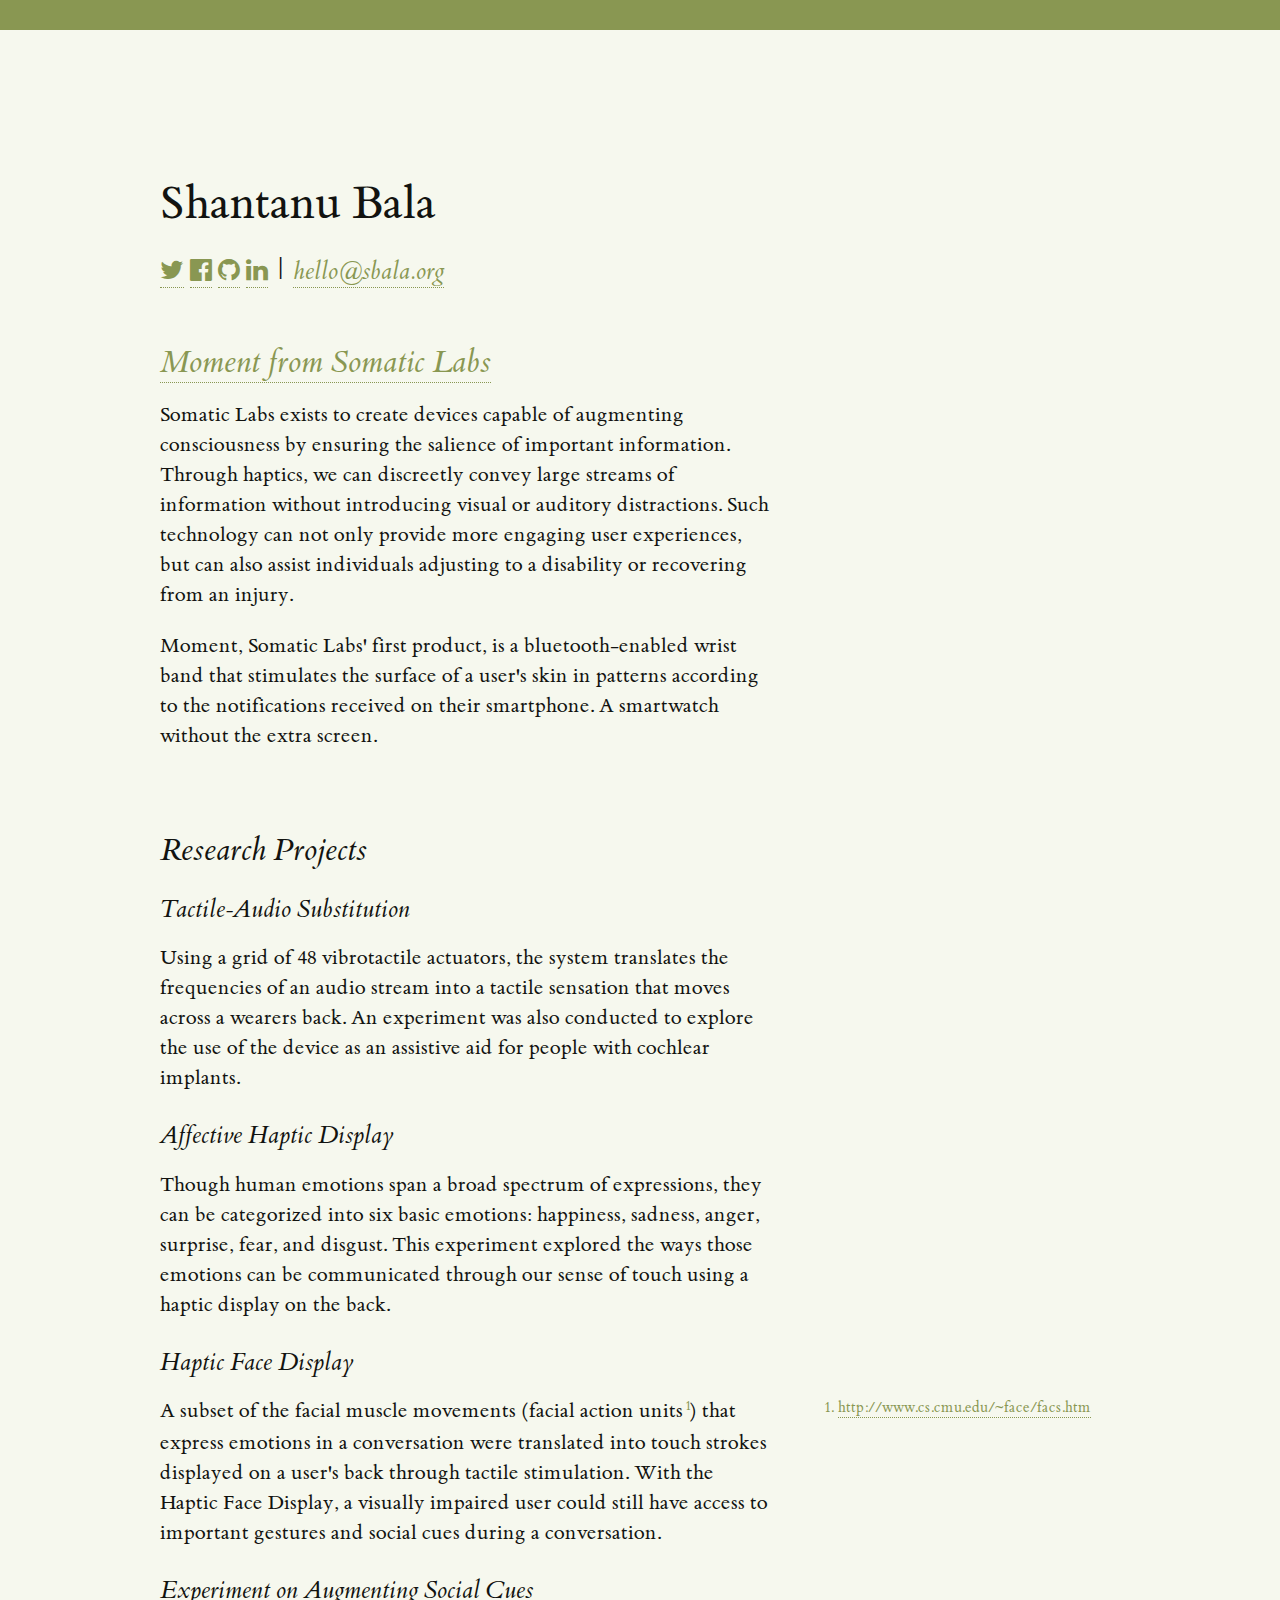
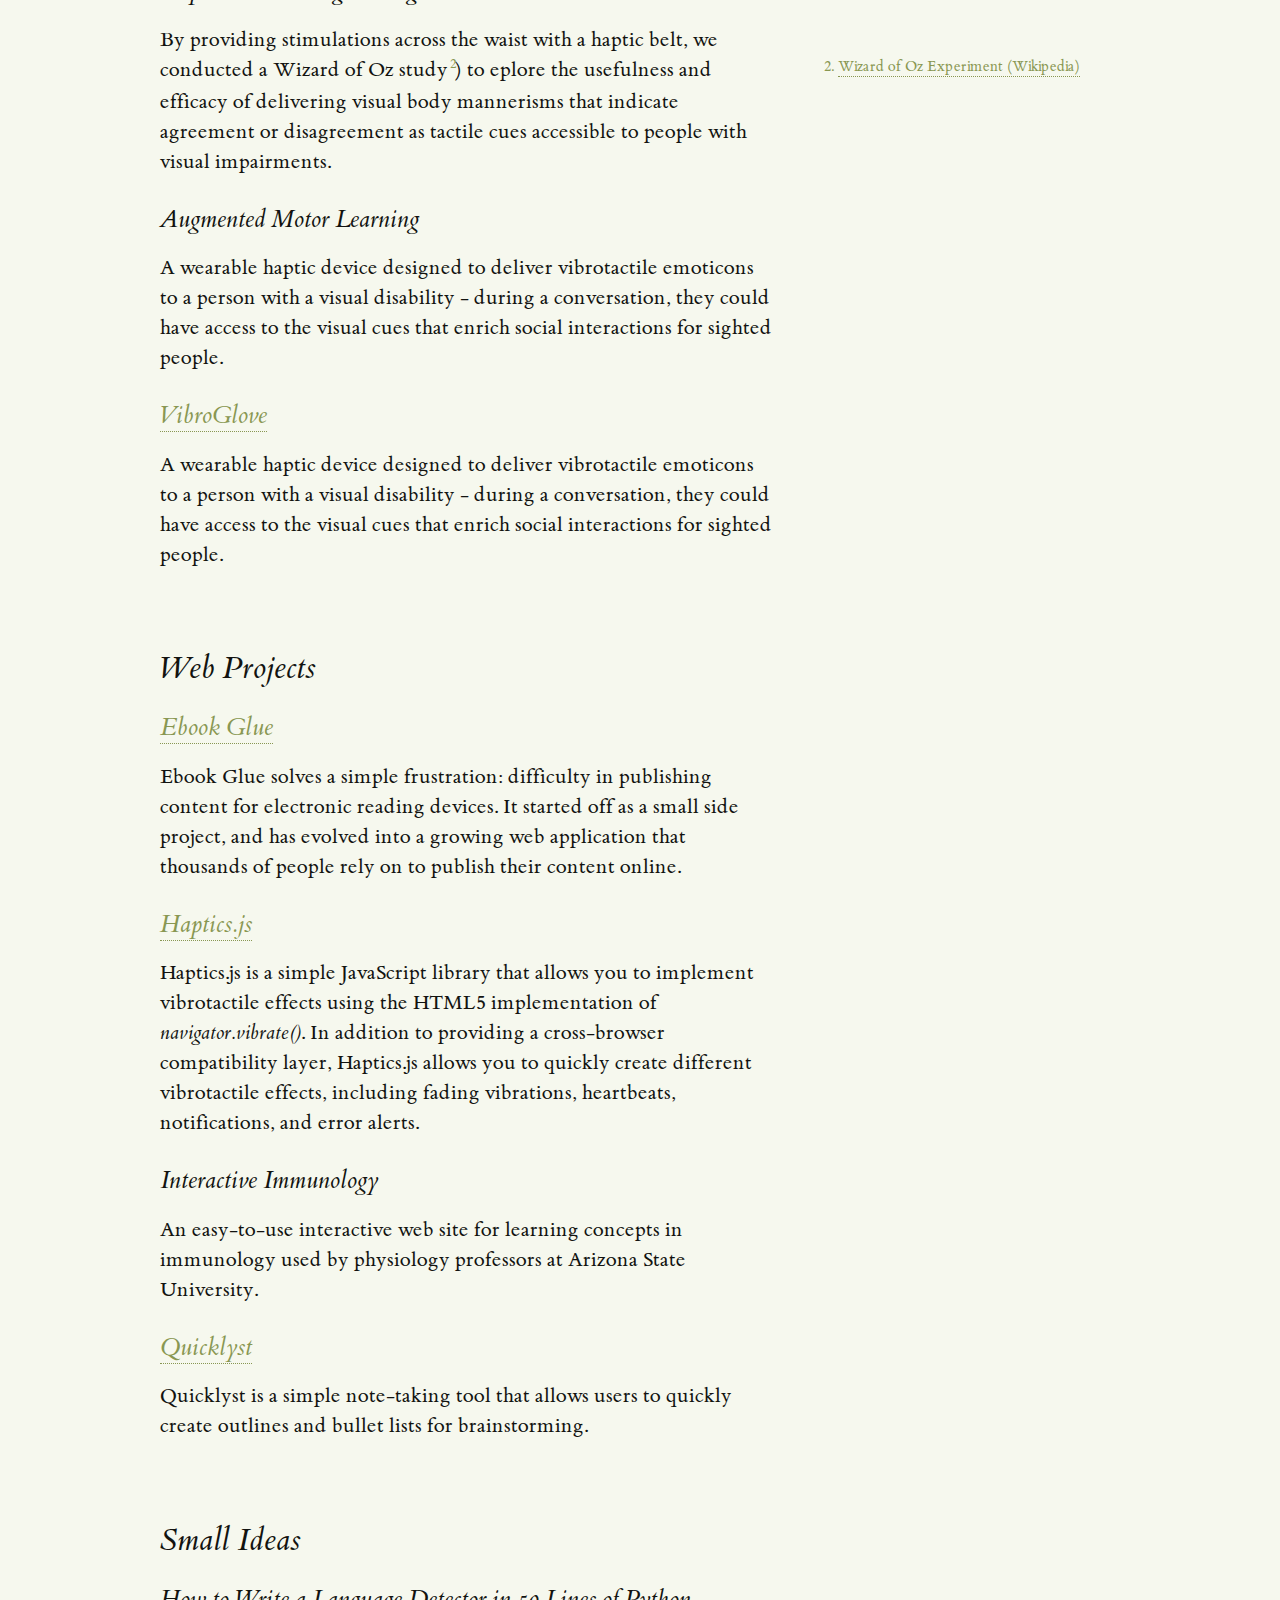
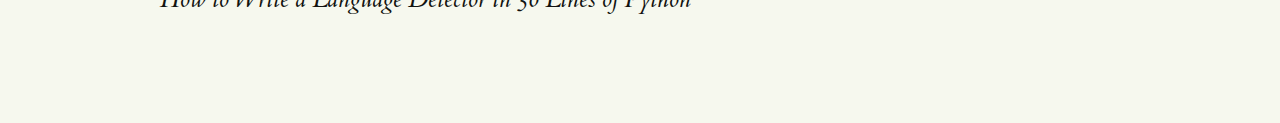
<file: index.html>
<!doctype html>
<html class="no-js" lang="">
    <head>
        <meta charset="utf-8">
        <meta http-equiv="X-UA-Compatible" content="IE=edge,chrome=1">
        <title>Shantanu Bala</title>
        <meta name="description" content="Shantanu Bala designs and prototypes new computer interfaces with the goal of modifying and augmenting conscious experience.">
        <meta name="viewport" content="width=device-width, initial-scale=1">
        <link rel="apple-touch-icon" href="apple-touch-icon.png">

        <link rel="stylesheet" href="/css/normalize.min.css">
        <link rel="stylesheet" href="/css/font-awesome.min.css">
        <link rel="stylesheet" href="/css/main.css">

        <!--[if lt IE 9]>
            <script src="js/vendor/html5-3.6-respond-1.4.2.min.js"></script>
        <![endif]-->
    </head>
    <body>
        <!--[if lt IE 8]>
            <p class="browserupgrade">You are using an <strong>outdated</strong> browser. Please <a href="http://browsehappy.com/">upgrade your browser</a> to improve your experience.</p>
        <![endif]-->

        <article>
            <section>
                <h1 id="name">Shantanu Bala</h1>
                <h3 id="email"><a href="https://twitter.com/shantanubala"><span class="fa fa-twitter"></span></a> <a href="https://www.facebook.com/shantanu.bala"><span class="fa fa-facebook-official"></span></a> <a href="https://github.com/shantanubala/"><span class="fa fa-github"></span></a> <a href="https://www.linkedin.com/pub/shantanu-bala/70/419/135"><span class="fa fa-linkedin"></span></a> | <a href="mailto:hello@sbala.org">hello@sbala.org</a></h3>
            </section>
            <section>
                <h2><a href="https://wearmoment.com/">Moment from Somatic Labs</a></h2>
                <p>Somatic Labs exists to create devices capable of augmenting consciousness by ensuring the salience of important information. Through haptics, we can discreetly convey large streams of information without introducing visual or auditory distractions. Such technology can not only provide more engaging user experiences, but can also assist individuals adjusting to a disability or recovering from an injury.</p>
                <p>Moment, Somatic Labs' first product, is a bluetooth-enabled wrist band that stimulates the surface of a user's skin in patterns according to the notifications received on their smartphone. A smartwatch without the extra screen.</p>
            </section>
            <section>
                <h2>Research Projects</h2>
                <h3>Tactile-Audio Substitution</h3>
                <p>Using a grid of 48 vibrotactile actuators, the system translates the frequencies of an audio stream into a tactile sensation that moves across a wearers back. An experiment was also conducted to explore the use of the device as an assistive aid for people with cochlear implants.</p>
                <h3>Affective Haptic Display</h3>
                <p>Though human emotions span a broad spectrum of expressions, they can be categorized into six basic emotions: happiness, sadness, anger, surprise, fear, and disgust. This experiment explored the ways those emotions can be communicated through our sense of touch using a haptic display on the back.</p>
                <h3>Haptic Face Display</h3>
                <p>A subset of the facial muscle movements (facial action units<label for="sn-facs-explanation" class="margin-toggle sidenote-number"></label><input id="sn-facs-explanation" class="margin-toggle" type="checkbox">) <span class="sidenote"><a href="http://www.cs.cmu.edu/~face/facs.htm">http://www.cs.cmu.edu/~face/facs.htm</a></span> that express emotions in a conversation were translated into touch strokes displayed on a user's back through tactile stimulation. With the Haptic Face Display, a visually impaired user could still have access to important gestures and social cues during a conversation.</p>
                <h3>Experiment on Augmenting Social Cues</h3>
                <p>By providing stimulations across the waist with a haptic belt, we conducted a Wizard of Oz study<label for="sn-wizardoz-explanation" class="margin-toggle sidenote-number"></label><input id="sn-wizardoz-explanation" class="margin-toggle" type="checkbox">) <span class="sidenote"><a href="https://en.wikipedia.org/wiki/Wizard_of_Oz_experiment">Wizard of Oz Experiment (Wikipedia)</a></span> to eplore the usefulness and efficacy of delivering visual body mannerisms that indicate agreement or disagreement as tactile cues accessible to people with visual impairments.</p>
                <h3>Augmented Motor Learning</h3>
                <p>A wearable haptic device designed to deliver vibrotactile emoticons to a person with a visual disability - during a conversation, they could have access to the visual cues that enrich social interactions for sighted people.</p>
                <h3><a href="/projects/vibroglove">VibroGlove</a></h3>
                <p>A wearable haptic device designed to deliver vibrotactile emoticons to a person with a visual disability - during a conversation, they could have access to the visual cues that enrich social interactions for sighted people.</p>
            </section>
            <section>
                <h2>Web Projects</h2>
                <h3><a href="https://ebookglue.com">Ebook Glue</a></h3>
                <p>Ebook Glue solves a simple frustration: difficulty in publishing content for electronic reading devices. It started off as a small side project, and has evolved into a growing web application that thousands of people rely on to publish their content online.</p>
                <h3><a href="http://www.hapticsjs.org/">Haptics.js</a></h3>
                <p>Haptics.js is a simple JavaScript library that allows you to implement vibrotactile effects using the HTML5 implementation of <em>navigator.vibrate()</em>. In addition to providing a cross-browser compatibility layer, Haptics.js allows you to quickly create different vibrotactile effects, including fading vibrations, heartbeats, notifications, and error alerts.</p>
                <h3>Interactive Immunology</h3>
                <p>An easy-to-use interactive web site for learning concepts in immunology used by physiology professors at Arizona State University.</p>
                <h3><a href="http://quicklyst.com/">Quicklyst</a></h3>
                <p>Quicklyst is a simple note-taking tool that allows users to quickly create outlines and bullet lists for brainstorming.</p>
            </section>
            <section>
                <h2>Small Ideas</h2>
                <h3>How to Write a Language Detector in 50 Lines of Python</h3>
                <p></p>
            </section>
        </article>

        <script src="js/main.js"></script>
    </body>
</html>
</file>
<file: css/main.css>
/*! HTML5 Boilerplate v5.0 | MIT License | http://h5bp.com/ */

html {
    color: #222;
    font-size: 1em;
    line-height: 1.4;
}

::-moz-selection {
    background: #b3d4fc;
    text-shadow: none;
}

::selection {
    background: #b3d4fc;
    text-shadow: none;
}

hr {
    display: block;
    height: 1px;
    border: 0;
    border-top: 1px solid #899752;
    margin: 1em 0;
    padding: 0;
}

audio,
canvas,
iframe,
img,
svg,
video {
    vertical-align: middle;
}

fieldset {
    border: 0;
    margin: 0;
    padding: 0;
}

textarea {
    resize: vertical;
}

.browserupgrade {
    margin: 0.2em 0;
    background: #ccc;
    color: #000;
    padding: 0.2em 0;
}


/* ==========================================================================
   Author's custom styles
   ========================================================================== */

@font-face { font-family: ETBembo;
             src: url("/fonts/ETBembo-RomanLF.ttf"); }
@font-face { font-family: ETBembo;
             src: url("/fonts/ETBembo-DisplayItalic.ttf");
             font-weight: normal;
             font-style: italic; }

html { font-size: 15px; border-top: #899752 2em solid;}

body { width: 87.5%;
       margin-left: auto;
       margin-right: auto;
       padding-left: 12.5%;
       font-family: ETBembo, Palatino, "Palatino Linotype", "Palatino LT STD", "Book Antiqua", Georgia, serif;
       background-color: #F6F8EE;
       color: #121310;
       max-width: 1400px;
       counter-reset: sidenote-counter; }

h1 { font-weight: 400;
     margin-top: 4rem;
     margin-bottom: 1.5rem;
     font-size: 3.2rem;
     line-height: 1; }

h2 { font-style: italic;
     font-weight: 400;
     margin-top: 2.1rem;
     margin-bottom: 0;
     font-size: 2.2rem;
     line-height: 1; }

h3 { font-style: italic;
     font-weight: 400;
     font-size: 1.7rem;
     margin-top: 2rem;
     margin-bottom: 0;
     line-height: 1; }

p.subtitle { font-style: italic;
             margin-top: 1rem;
             margin-bottom: 1rem;
             font-size: 1.8rem;
             display: block;
             line-height: 1; }

table { width: 98%;
        clear: left;
        text-align: right;
        font-size: 1.2rem;
        line-height: 1.4;
        margin: 1.4rem 1%;
        border-collapse: separate;
        border-spacing: 0 5px;
        -webkit-font-feature-settings: 'tnum'; /* This is technically redundant */
        -moz-font-feature-settings: 'tnum';
        -ms-font-feature-settings: 'tnum'; }

thead th { border-bottom: 1px solid #AAAAAA;
           font-weight: 400;
           border-collapse: separate;
           border-spacing: 5px 5px; }

td.text { text-align: left; }

span.table-label { padding-top: 8px; } /* to maintain height relative to table header row */

table.booktabs { width: auto;
                 margin: 0 auto;
                 border-spacing: 0px;
                 border-top: 2px solid #333333;
                 border-bottom: 2px solid #333333; }

.booktabs th { border-bottom: 1px solid #333333;
               padding: 0.65ex 0.5em 0.4ex 0.5em;
               font-weight: normal;
               text-align: center; }

.booktabs th.cmid { border-bottom: 1px solid #666666; }

.booktabs th.nocmid { border-bottom: none; }

.booktabs tbody tr:first-child td { padding-top: 0.65ex; } /* add space between thead row and tbody */ 

.booktabs td { padding-left: 0.5em;
               padding-right: 0.5em;
               text-align: left; }

.booktabs caption { font-size: 90%;
                    text-align: left;
                    width: auto;
                    margin-left: auto;
                    margin-right: auto;
                    margin-top: 1ex;
                    caption-side: top; }

.booktabs tbody tr td.l { text-align: left !important; }
.booktabs tbody tr td.c { text-align: center !important; }
.booktabs tbody tr td.r { text-align: right !important; }

article { position: relative;
          padding: 5rem 0rem; }

section { padding-top: 1rem;
          padding-bottom: 1rem; }

p, ol, ul { font-size: 1.4rem; }

p { line-height: 2rem;
    margin-top: 1.4rem;
    margin-bottom: 1.4rem;
    padding-right: 0;
    vertical-align: baseline; }

blockquote p { font-size: 1.1rem;
               width: 50%; }

blockquote footer { width: 50%;
                    text-align: right; }

ul { width: 45%;
     -webkit-padding-start: 5%;
     -webkit-padding-end: 5%;
     list-style-type: none; }

li { padding: 0.5rem 0; }

figure { max-width: 55%;
         -webkit-margin-start: 0;
         -webkit-margin-end: 0;
         margin-bottom: 3em; }

figcaption { float: right;
             clear: right;
             margin-right: -48%;
             margin-top: 0;
             margin-bottom: 0;
             font-size: 1.0rem;
             line-height: 1.6;
             vertical-align: baseline;
             position: relative; }

figure.fullwidth figcaption { margin-right: 24%; }

a { color: #899752;
    text-decoration: none;
    border-bottom: 1px dotted #899752;
    padding-bottom: 1px; }

img { max-width: 100%; }

.sidenote, .marginnote { float: right;
                         clear: right;
                         margin-right: -60%;
                         width: 50%;
                         margin-top: 0;
                         margin-bottom: 0;
                         padding-bottom: 2.0rem;
                         font-size: 1.0rem;
                         line-height: 1.6;
                         vertical-align: baseline;
                         position: relative; }

.table-caption { float:right;
                 clear:right;
                 margin-right: -60%;
                 width: 50%;
                 margin-top: 0;
                 margin-bottom: 0;
                 font-size: 1.0rem;
                 line-height: 1.6; }

.sidenote-number { counter-increment: sidenote-counter; }

.sidenote-number:after, .sidenote:before { content: counter(sidenote-counter) " ";
                                           position: relative;
                                           vertical-align: baseline;
                                           color: #899752; }

.sidenote-number:after { content: counter(sidenote-counter); 
                         font-size: 0.9rem;
                         top: -0.5rem;
                         left: 0.1rem; }

.sidenote:before { content: counter(sidenote-counter) ". ";
                   position: absolute;
                   /* 100% refers to the computed width of the number, so this transform
                    * shifts the number just outside the left edge of the sidenote box,
                    * with a buffer of 0.25rem, no matter how many digits the number has. */
                   -webkit-transform: translateX(-100%) translateX(-0.25rem);
                   -ms-transform: translateX(-100%) translateX(-0.25rem);
                   transform: translateX(-100%) translateX(-0.25rem); }

p, footer, div.table-wrapper { width: 55%; }

@media screen and (max-width: 760px) { p, footer { width: 90%; }
                                       pre.code { width: 87.5%; }
                                       ul { width: 85%; }
                                       figure { max-width: 90%; }
                                       figcaption, figure.fullwidth figcaption { margin-right: 0%; }
                                       blockquote p, blockquote footer { width: 90%; }}

.sans { font-family: "Gill Sans", "Gill Sans MT", Calibri, sans-serif; }

.code { font-family: Consolas, "Liberation Mono", Menlo, Courier, monospace;
        font-size: 1.125rem;
        line-height: 1.6; }

h1 .code, h2 .code, h3 .code { font-size: 0.80em; }

.marginnote .code, .sidenote .code { font-size: 1rem; }

pre.code { width: 52.5%;
           padding-left: 2.5%;
           overflow-x: scroll; }

.fullwidth { max-width: 90%; }

span.newthought { font-variant: small-caps;
                  font-size: 1.2em; }

input.margin-toggle { display: none; }

label.sidenote-number { display: inline; }

label.margin-toggle:not(.sidenote-number) { display: none; }

@media (max-width: 760px) { label.margin-toggle:not(.sidenote-number) { display: inline; }
                            .sidenote, .marginnote { display: none; }
                            .margin-toggle:checked + .sidenote, 
                            .margin-toggle:checked + .marginnote { display: block;
                                                                   float: left;
                                                                   left: 1rem;
                                                                   clear: both;
                                                                   width: 95%;
                                                                   margin: 1rem 2.5%;
                                                                   vertical-align: baseline;
                                                                   position: relative; }
                            label { cursor: pointer; }
                            pre.code { width: 90%; 
                                       padding: 0; }
                            .table-caption { display: block;
                                             float: right;
                                             clear: both;
                                             width: 98%;
                                             margin-top: 1rem;
                                             margin-bottom: 0.5rem;
                                             margin-left: 1%;
                                             margin-right: 1%;
                                             vertical-align: baseline;
                                             position: relative; }
                            table, table.booktabs { width: 85%; }
                            img { width: 100%; } }



/* ==========================================================================
   Media Queries
   ========================================================================== */

@media only screen and (min-width: 35em) {

}

@media print,
       (-o-min-device-pixel-ratio: 5/4),
       (-webkit-min-device-pixel-ratio: 1.25),
       (min-resolution: 120dpi) {

}

/* ==========================================================================
   Helper classes
   ========================================================================== */

.hidden {
    display: none !important;
    visibility: hidden;
}

.visuallyhidden {
    border: 0;
    clip: rect(0 0 0 0);
    height: 1px;
    margin: -1px;
    overflow: hidden;
    padding: 0;
    position: absolute;
    width: 1px;
}

.visuallyhidden.focusable:active,
.visuallyhidden.focusable:focus {
    clip: auto;
    height: auto;
    margin: 0;
    overflow: visible;
    position: static;
    width: auto;
}

.invisible {
    visibility: hidden;
}

.clearfix:before,
.clearfix:after {
    content: " ";
    display: table;
}

.clearfix:after {
    clear: both;
}

.clearfix {
    *zoom: 1;
}

/* ==========================================================================
   Print styles
   ========================================================================== */

@media print {
    *,
    *:before,
    *:after {
        background: transparent !important;
        color: #000 !important;
        box-shadow: none !important;
        text-shadow: none !important;
    }

    a,
    a:visited {
        text-decoration: underline;
    }

    a[href]:after {
        content: " (" attr(href) ")";
    }

    abbr[title]:after {
        content: " (" attr(title) ")";
    }

    a[href^="#"]:after,
    a[href^="javascript:"]:after {
        content: "";
    }

    pre,
    blockquote {
        border: 1px solid #999;
        page-break-inside: avoid;
    }

    thead {
        display: table-header-group;
    }

    tr,
    img {
        page-break-inside: avoid;
    }

    img {
        max-width: 100% !important;
    }

    p,
    h2,
    h3 {
        orphans: 3;
        widows: 3;
    }

    h2,
    h3 {
        page-break-after: avoid;
    }
}
</file>
